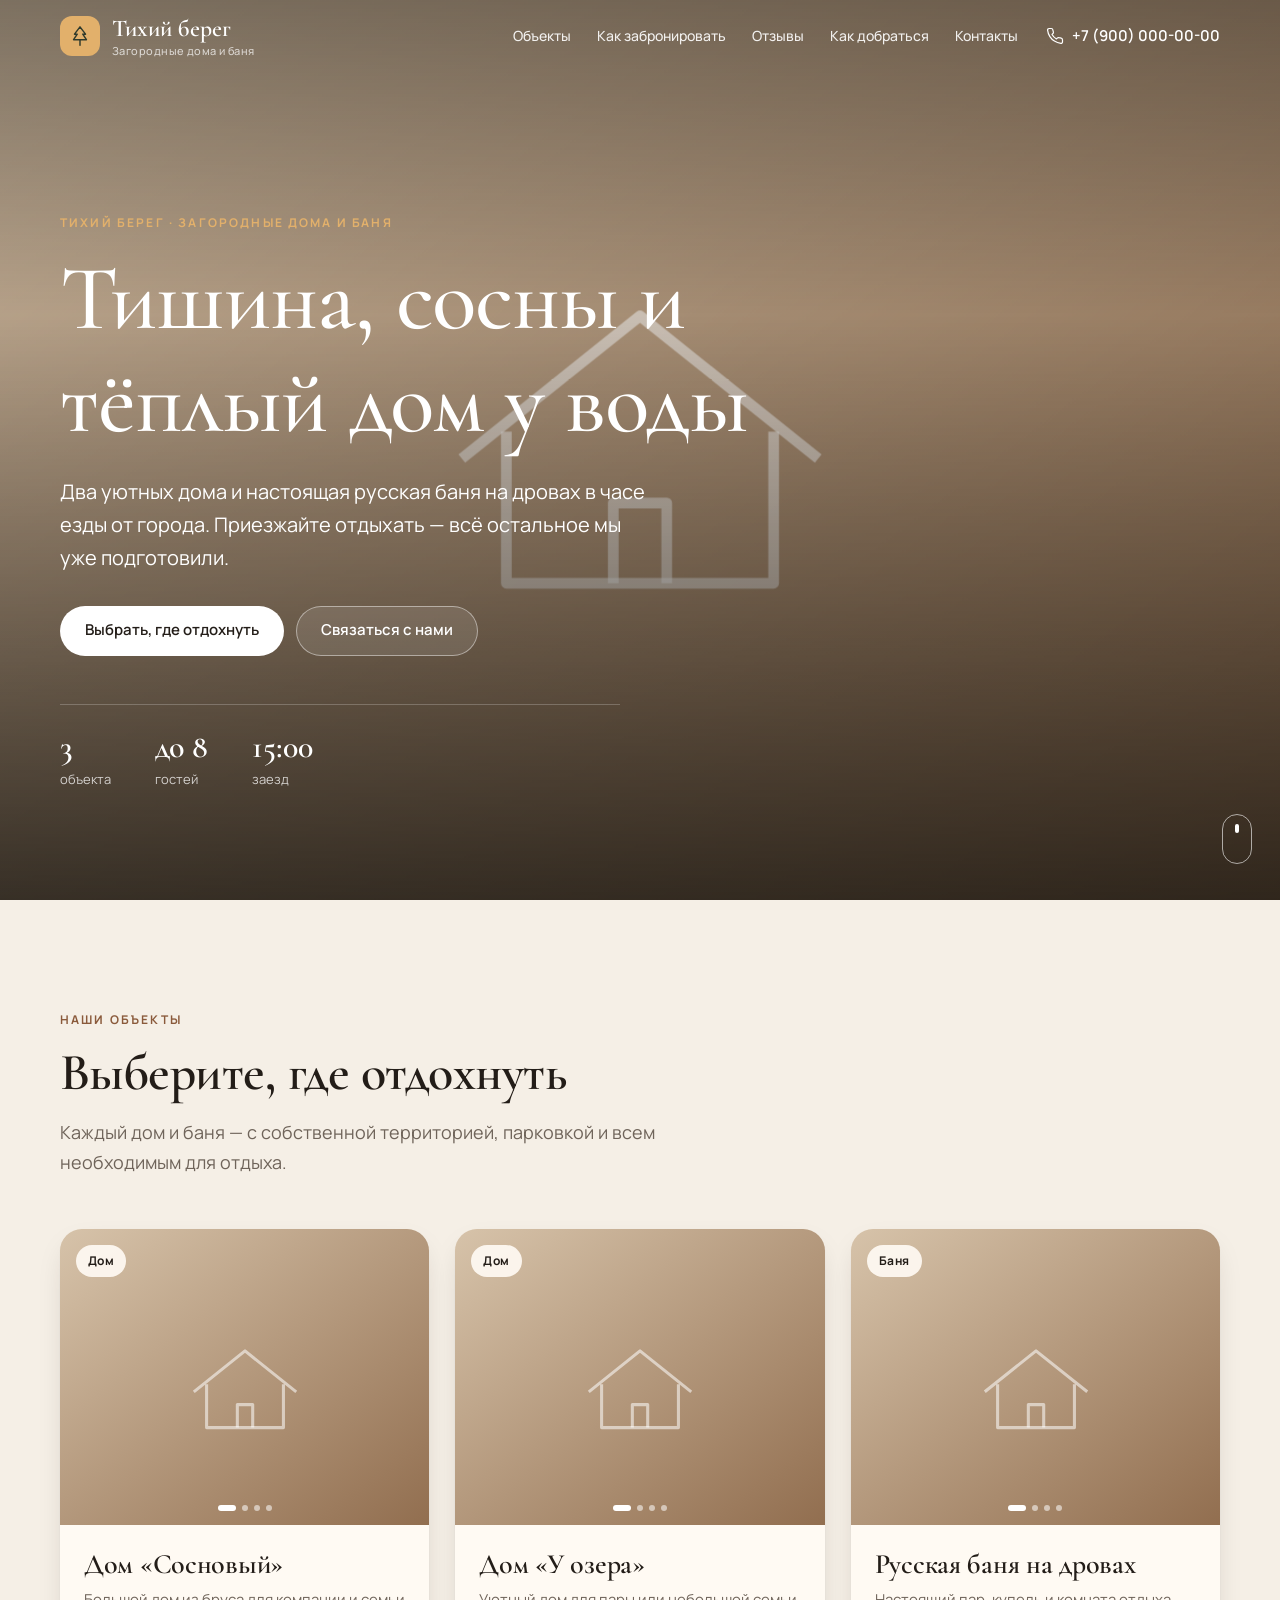
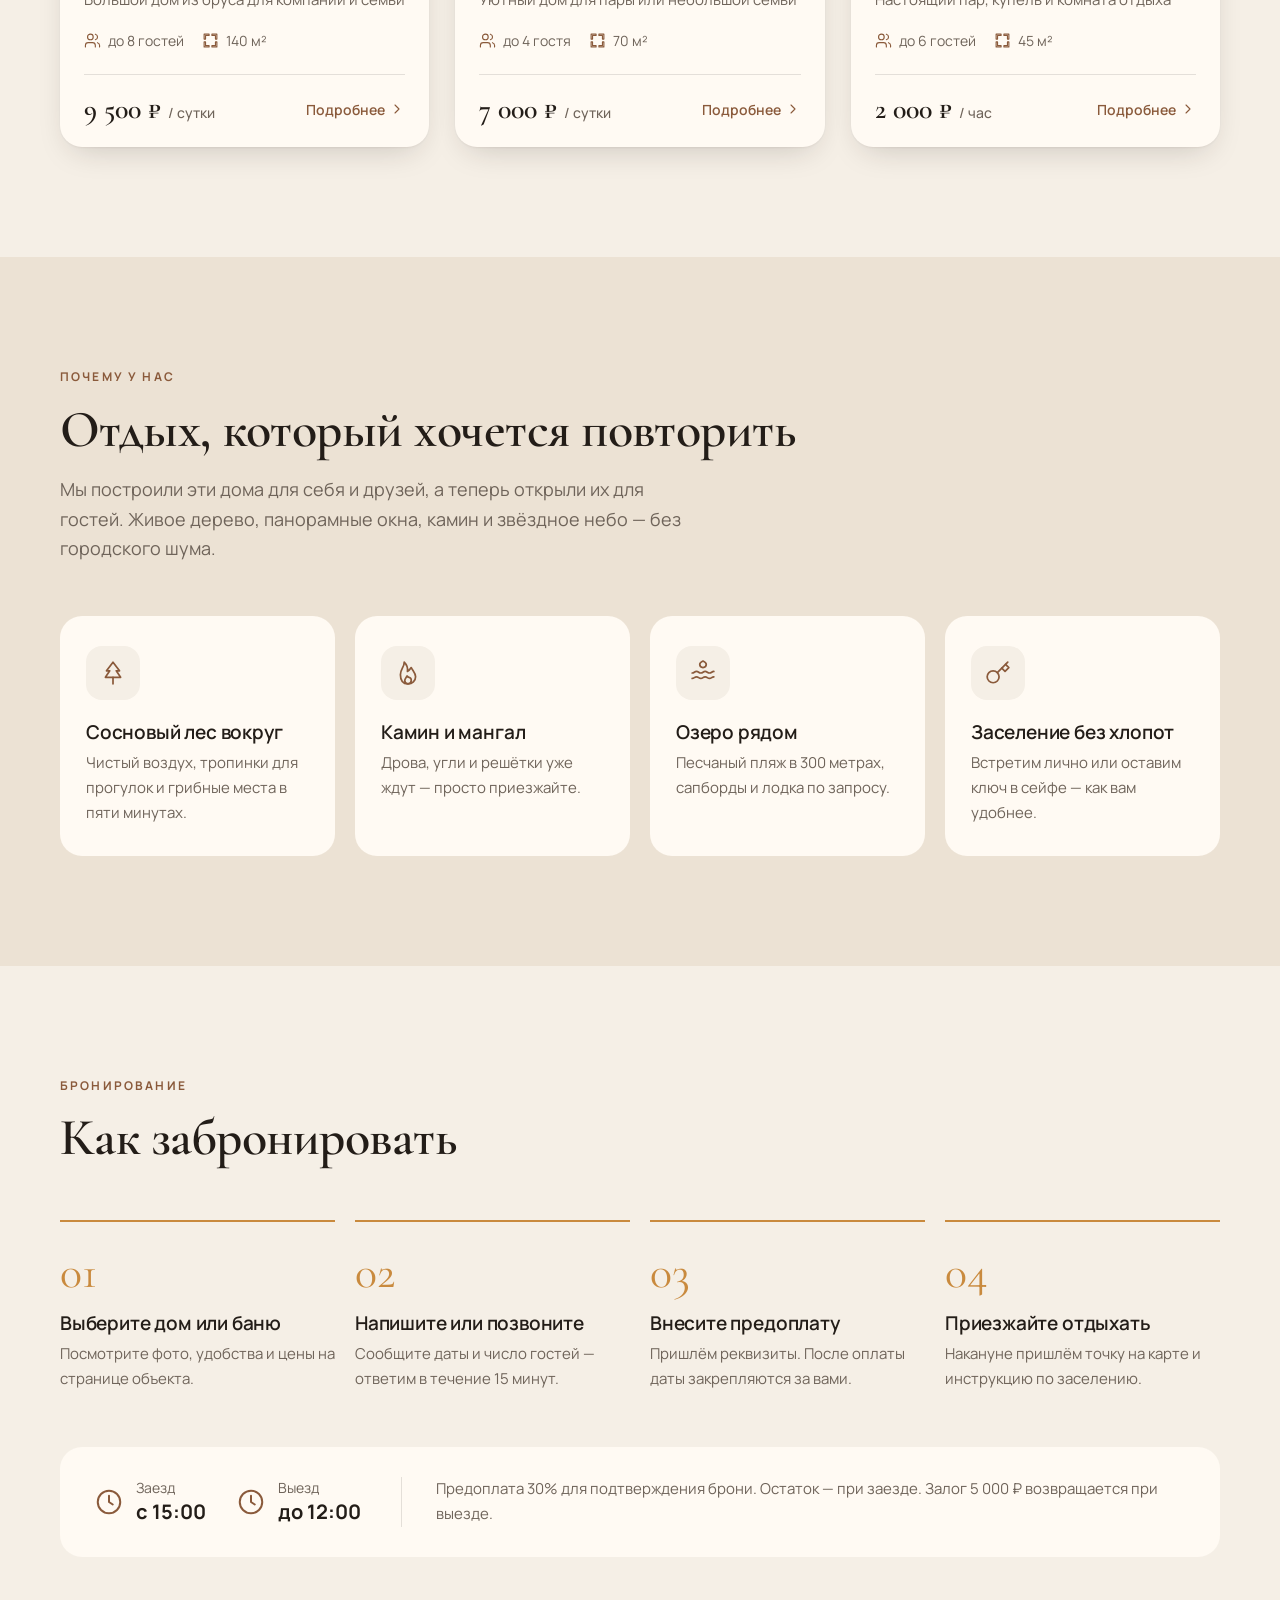
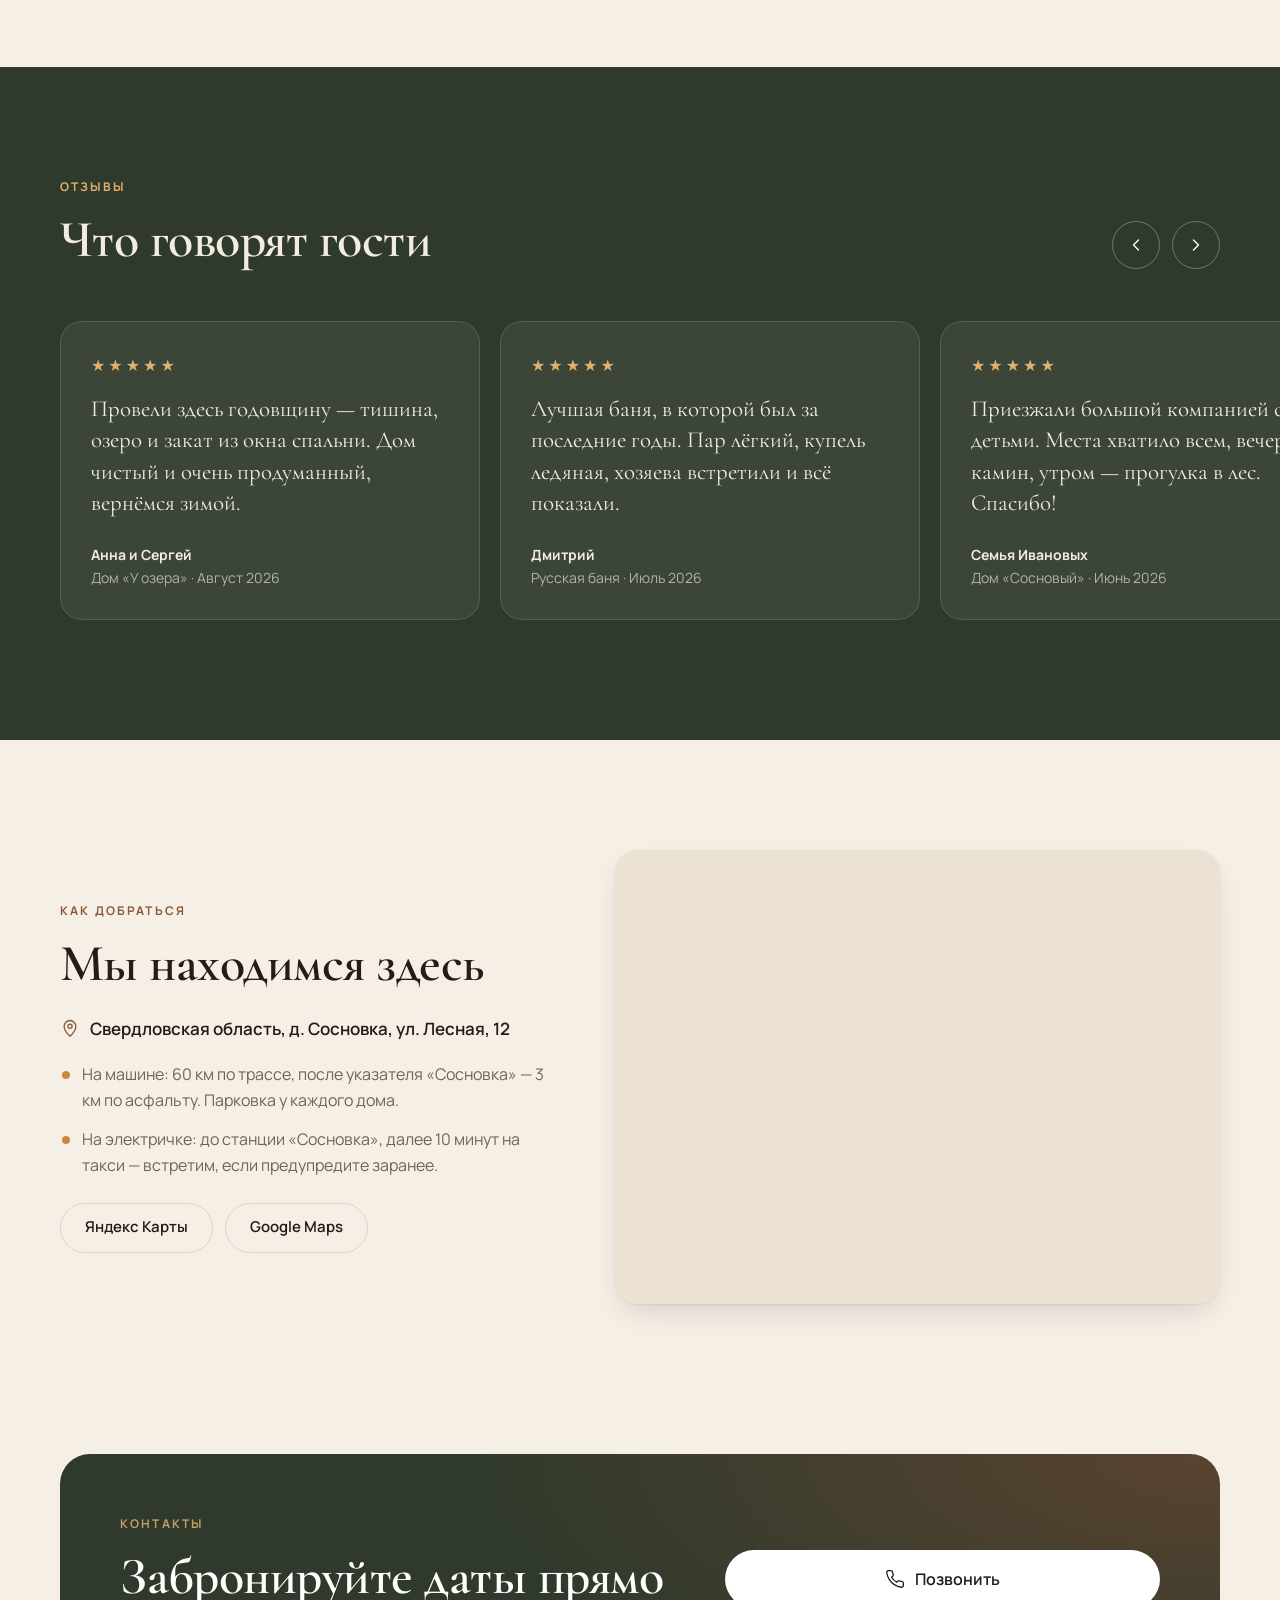
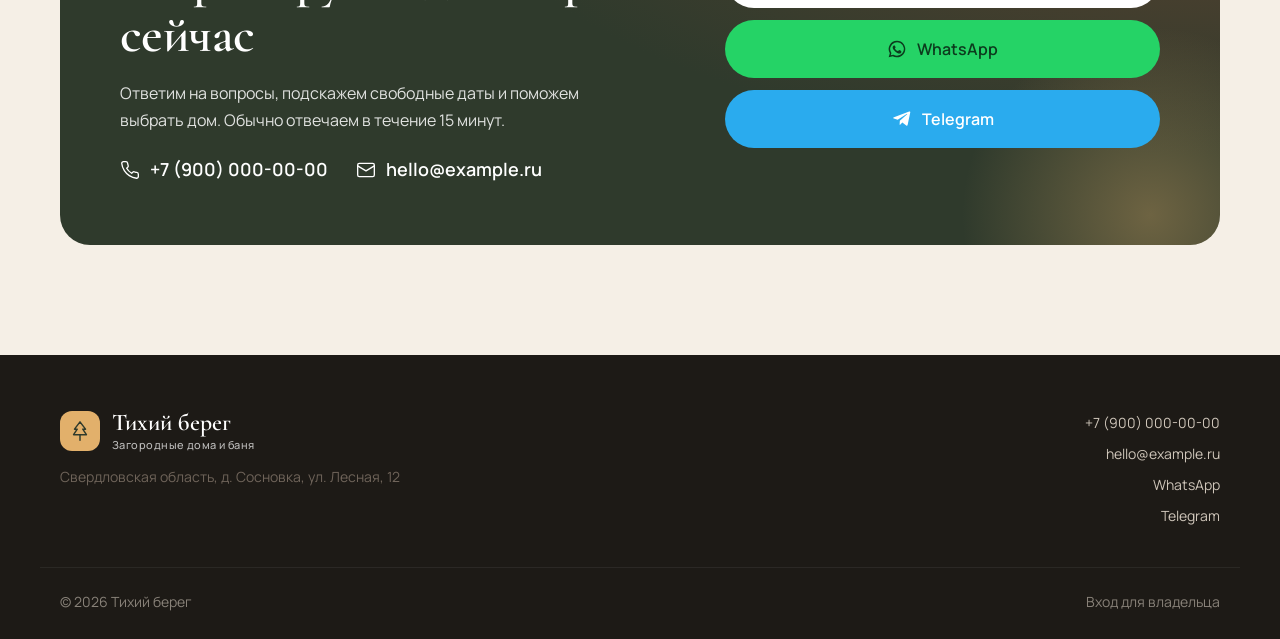
<file: index.html>
<!doctype html>
<html lang="ru">
<head>
  <meta charset="utf-8">
  <meta name="viewport" content="width=device-width, initial-scale=1, viewport-fit=cover">
  <!-- SEO: эти строки видят поисковики и мессенджеры. Поменяйте тексты под заказчика (см. ИНСТРУКЦИЯ.md, раздел 7) -->
  <title>Тихий берег — аренда загородных домов и бани</title>
  <meta name="description" content="Два уютных дома и русская баня на дровах в сосновом лесу у озера. Посуточная аренда, бронирование по телефону, WhatsApp и Telegram.">
  <meta name="theme-color" content="#2f3a2c">
  <meta property="og:type" content="website">
  <meta property="og:locale" content="ru_RU">
  <meta property="og:site_name" content="Тихий берег">
  <meta property="og:title" content="Тихий берег — аренда загородных домов и бани">
  <meta property="og:description" content="Два уютных дома и русская баня на дровах в сосновом лесу у озера.">
  <meta property="og:image" content="https://images.unsplash.com/photo-1449158743715-0a90ebb6d2d8?auto=format&fit=crop&w=1200&h=630&q=75">
  <meta property="og:image:width" content="1200">
  <meta property="og:image:height" content="630">
  <meta name="twitter:card" content="summary_large_image">
  <link rel="icon" href="./assets/img/favicon.svg" type="image/svg+xml">
  <link rel="apple-touch-icon" href="./assets/img/favicon.svg">
  <link rel="preconnect" href="https://fonts.googleapis.com">
  <link rel="preconnect" href="https://fonts.gstatic.com" crossorigin>
  <link rel="preconnect" href="https://images.unsplash.com">
  <link href="https://fonts.googleapis.com/css2?family=Cormorant+Garamond:wght@500;600&family=Manrope:wght@400;500;600;700&display=swap" rel="stylesheet">
  <link rel="stylesheet" href="./assets/css/style.css">
</head>
<body class="page-home">
  <a class="skip-link" href="#objects">Перейти к объектам</a>
  <header class="site-header" id="site-header"></header>

  <main>
    <section class="hero" id="hero" aria-label="Главный экран"></section>

    <section class="section" id="objects">
      <div class="container">
        <div class="section-head reveal">
          <p class="eyebrow">Наши объекты</p>
          <h2>Выберите, где отдохнуть</h2>
          <p class="lead">Каждый дом и баня — с собственной территорией, парковкой и всем необходимым для отдыха.</p>
        </div>
        <div id="objects-list"><div class="cards cards-skeleton"><div></div><div></div><div></div></div></div>
      </div>
    </section>

    <section class="section section-tint" id="about"></section>
    <section class="section" id="booking"></section>
    <section class="section section-dark" id="reviews"></section>
    <section class="section" id="location"></section>
    <section class="section section-pad-bottom" id="contacts"></section>
  </main>

  <footer class="site-footer" id="site-footer"></footer>

  <noscript><p class="noscript">Для работы сайта включите JavaScript в браузере.</p></noscript>
  <script type="module" src="./assets/js/home.js"></script>
</body>
</html>
</file>
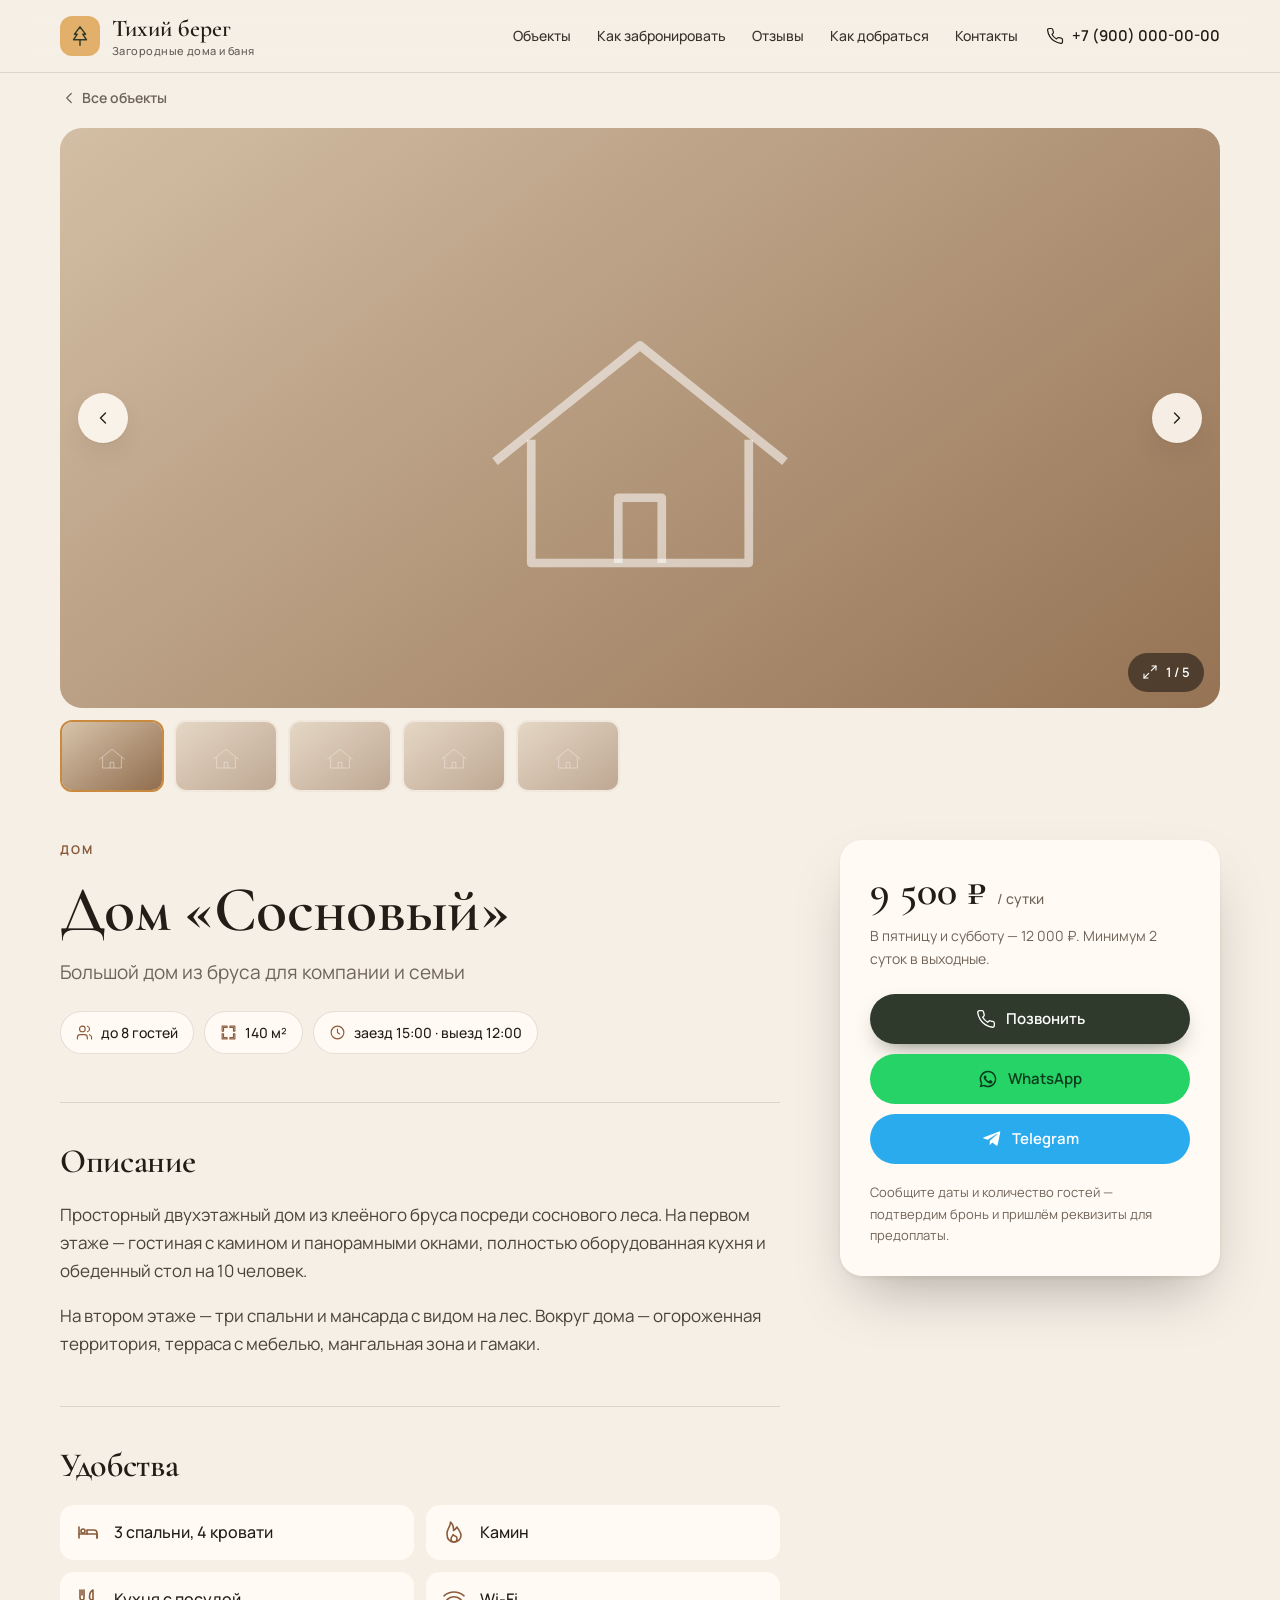
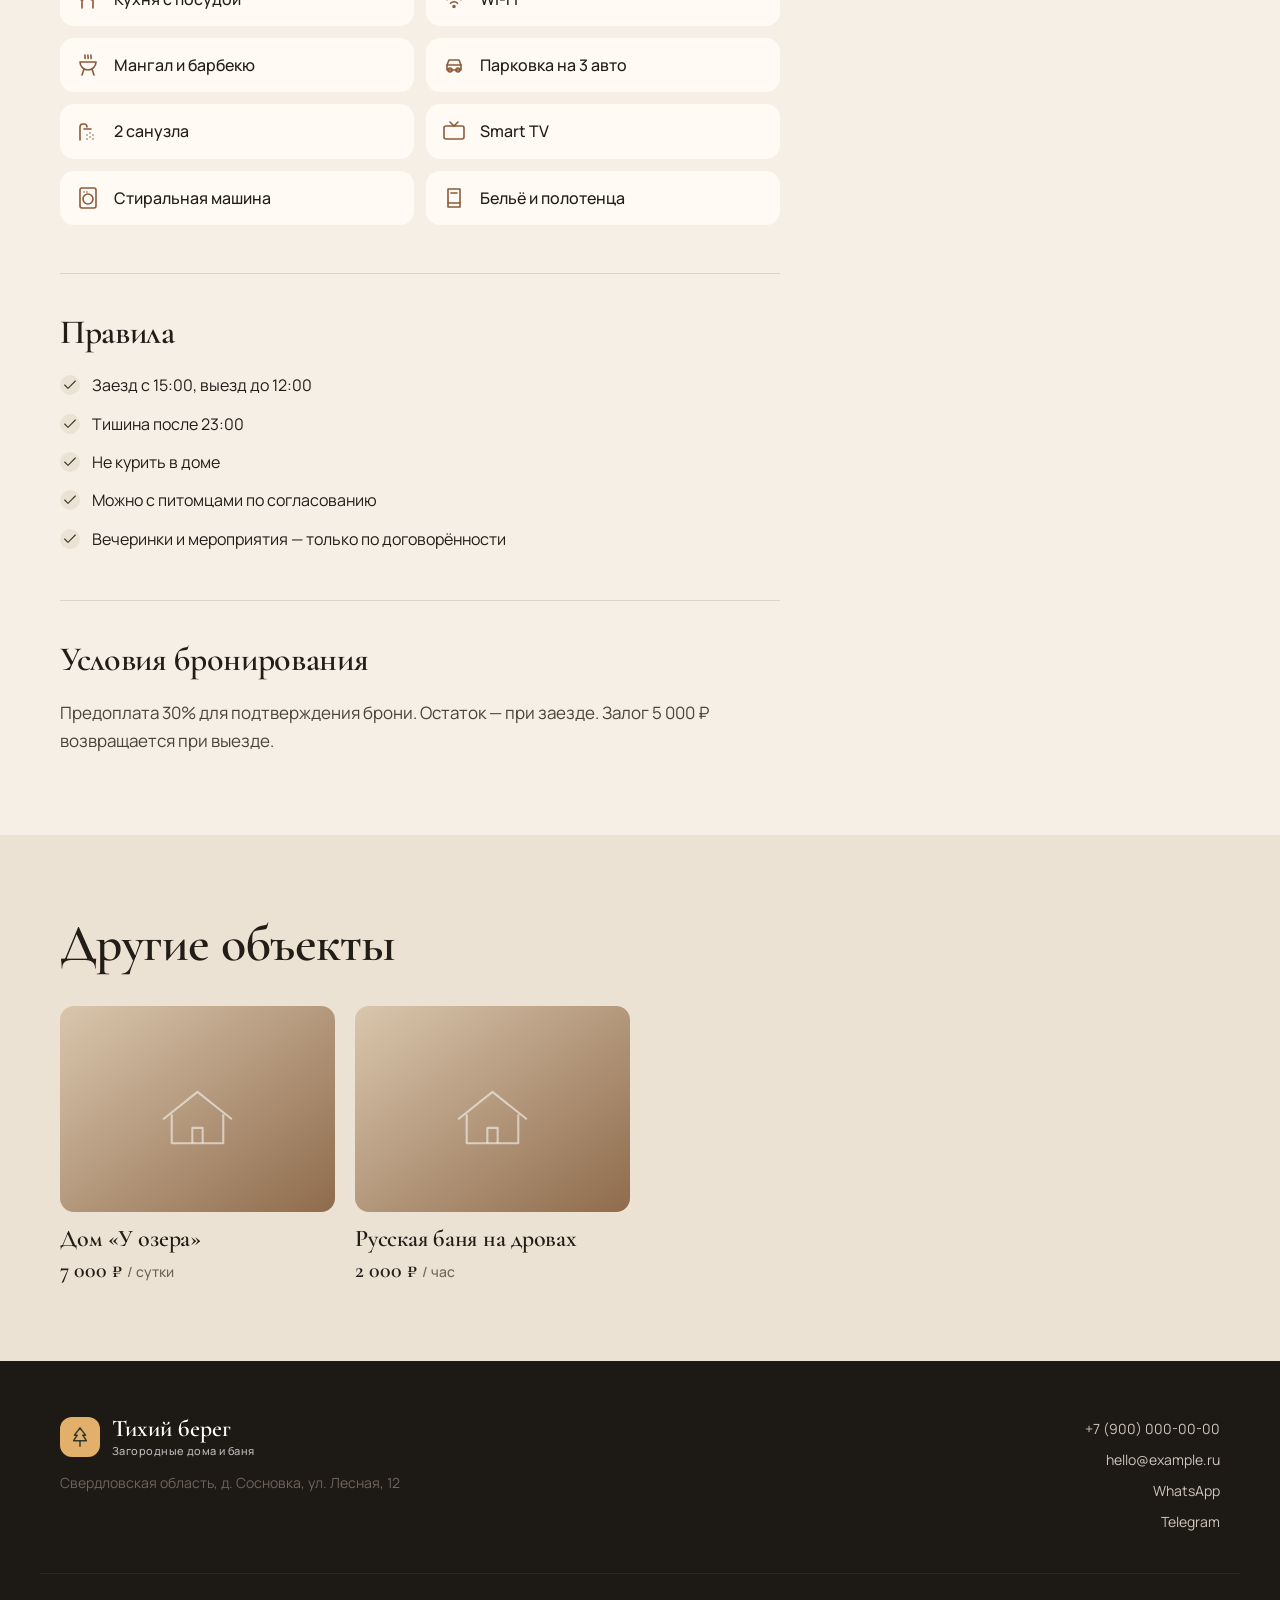
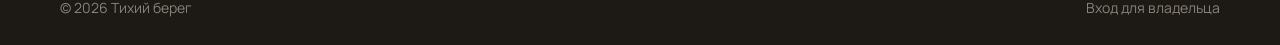
<file: object.html>
<!doctype html>
<html lang="ru">
<head>
  <meta charset="utf-8">
  <meta name="viewport" content="width=device-width, initial-scale=1, viewport-fit=cover">
  <title>Объект — Тихий берег</title>
  <meta name="description" content="Аренда загородного дома и бани: фото, цены, удобства и правила. Бронирование по телефону, WhatsApp и Telegram.">
  <meta name="theme-color" content="#2f3a2c">
  <meta property="og:type" content="website">
  <meta property="og:locale" content="ru_RU">
  <meta property="og:site_name" content="Тихий берег">
  <meta property="og:title" content="Тихий берег — аренда загородных домов и бани">
  <meta property="og:description" content="Фото, цены, удобства и правила. Бронирование в один клик.">
  <meta property="og:image" content="https://images.unsplash.com/photo-1449158743715-0a90ebb6d2d8?auto=format&fit=crop&w=1200&h=630&q=75">
  <meta name="twitter:card" content="summary_large_image">
  <link rel="icon" href="./assets/img/favicon.svg" type="image/svg+xml">
  <link rel="preconnect" href="https://fonts.googleapis.com">
  <link rel="preconnect" href="https://fonts.gstatic.com" crossorigin>
  <link href="https://fonts.googleapis.com/css2?family=Cormorant+Garamond:wght@500;600&family=Manrope:wght@400;500;600;700&display=swap" rel="stylesheet">
  <link rel="stylesheet" href="./assets/css/style.css">
</head>
<body class="page-object">
  <header class="site-header solid" id="site-header"></header>
  <main id="object-root" class="object-page">
    <div class="container"><div class="g-skeleton"></div></div>
  </main>
  <footer class="site-footer" id="site-footer"></footer>
  <noscript><p class="noscript">Для работы сайта включите JavaScript в браузере.</p></noscript>
  <script type="module" src="./assets/js/object.js"></script>
</body>
</html>
</file>
<file: assets/css/style.css>
/* =====================================================================
   Тихий берег — стили публичного сайта
   Цвета и шрифты меняются в блоке :root ниже
   ===================================================================== */
:root {
  --bg: #f5efe6;
  --bg-2: #ece2d4;
  --card: #fffaf3;
  --ink: #231d18;
  --muted: #6f645a;
  --wood: #8a5a3b;
  --moss: #2f3a2c;
  --moss-2: #3f4c3a;
  --amber: #c98a3e;
  --amber-light: #e2b06b;
  --line: rgba(35, 29, 24, .12);
  --shadow: 0 1px 2px rgba(35, 29, 24, .05), 0 12px 32px -12px rgba(35, 29, 24, .22);
  --shadow-lg: 0 2px 4px rgba(35, 29, 24, .06), 0 28px 60px -20px rgba(35, 29, 24, .35);
  --radius: 22px;
  --radius-sm: 14px;
  --serif: 'Cormorant Garamond', Georgia, 'Times New Roman', serif;
  --sans: 'Manrope', system-ui, -apple-system, 'Segoe UI', Roboto, sans-serif;
  --ease: cubic-bezier(.22, .61, .36, 1);
  --header-h: 72px;
}

*, *::before, *::after { box-sizing: border-box; }
html { scroll-behavior: smooth; scroll-padding-top: calc(var(--header-h) + 8px); -webkit-text-size-adjust: 100%; }
body {
  margin: 0; background: var(--bg); color: var(--ink);
  font: 400 16px/1.65 var(--sans);
  -webkit-font-smoothing: antialiased; overflow-x: hidden;
  opacity: 0; transition: opacity .5s var(--ease);
}
body.ready { opacity: 1; }
body.no-scroll, body.menu-open { overflow: hidden; }
img { max-width: 100%; display: block; }
a { color: inherit; text-decoration: none; }
button { font: inherit; color: inherit; cursor: pointer; }
h1, h2, h3 { margin: 0; font-weight: 600; line-height: 1.12; }
h1, h2 { font-family: var(--serif); letter-spacing: -.01em; }
h2 { font-size: clamp(32px, 5vw, 52px); }
h3 { font-size: 19px; letter-spacing: -.01em; }
p { margin: 0 0 1em; }
p:last-child { margin-bottom: 0; }

.container { width: 100%; max-width: 1200px; margin: 0 auto; padding: 0 20px; }
.muted { color: var(--muted); }
.center { text-align: center; }
.eyebrow { font-size: 12px; font-weight: 700; letter-spacing: .18em; text-transform: uppercase; color: var(--wood); margin-bottom: 14px; }
.lead { font-size: 18px; color: var(--muted); max-width: 640px; margin-top: 16px; }
.skip-link { position: absolute; left: -9999px; }
.skip-link:focus { left: 16px; top: 16px; z-index: 100; background: #fff; padding: 10px 16px; border-radius: 10px; }
:focus-visible { outline: 2px solid var(--amber); outline-offset: 3px; }
.noscript { padding: 40px; text-align: center; }

.ico { width: 20px; height: 20px; flex: none; }

/* ---------- Кнопки ---------- */
.btn {
  display: inline-flex; align-items: center; justify-content: center; gap: 10px;
  min-height: 50px; padding: 0 24px; border-radius: 999px; border: 1px solid transparent;
  font-weight: 600; font-size: 15px; white-space: nowrap;
  transition: transform .25s var(--ease), background-color .25s, box-shadow .25s, color .25s, border-color .25s;
}
.btn:hover { transform: translateY(-2px); }
.btn:active { transform: translateY(0); }
.btn-primary { background: var(--moss); color: #fff; box-shadow: 0 10px 24px -12px rgba(47, 58, 44, .8); }
.btn-primary:hover { background: var(--moss-2); }
.btn-wa { background: #25d366; color: #0c3b1d; }
.btn-tg { background: #2aabee; color: #fff; }
.btn-light { background: #fff; color: var(--ink); }
.btn-light:hover { background: var(--amber-light); }
.btn-ghost { background: rgba(255, 255, 255, .1); color: #fff; border-color: rgba(255, 255, 255, .45); backdrop-filter: blur(6px); }
.btn-ghost:hover { background: rgba(255, 255, 255, .2); }
.btn-outline { border-color: var(--line); background: transparent; }
.btn-outline:hover { border-color: var(--ink); }
.btn-lg { min-height: 58px; padding: 0 30px; font-size: 16px; }
.btn-block { width: 100%; }
.btn-row { display: flex; flex-wrap: wrap; gap: 12px; margin-top: 24px; }

.round-btn {
  width: 48px; height: 48px; border-radius: 50%; border: 1px solid rgba(255, 255, 255, .3);
  background: transparent; display: grid; place-items: center; color: #fff;
  transition: background .25s, transform .25s var(--ease);
}
.round-btn:hover { background: rgba(255, 255, 255, .12); transform: scale(1.06); }
.slider-arrows { display: flex; gap: 12px; flex: none; }

/* ---------- Шапка ---------- */
.site-header {
  position: fixed; inset: 0 0 auto; z-index: 50; height: var(--header-h);
  color: #fff; transition: background .35s, color .35s, box-shadow .35s, backdrop-filter .35s;
}
.site-header.scrolled, .site-header.solid {
  background: rgba(245, 239, 230, .88); color: var(--ink);
  backdrop-filter: saturate(1.4) blur(14px); -webkit-backdrop-filter: saturate(1.4) blur(14px);
  box-shadow: 0 1px 0 var(--line);
}
.header-inner { height: 100%; display: flex; align-items: center; gap: 28px; }
.logo { display: flex; align-items: center; gap: 12px; margin-right: auto; }
.logo-mark { width: 40px; height: 40px; border-radius: 12px; display: grid; place-items: center; background: var(--amber-light); color: var(--moss); }
.logo-mark .ico { width: 22px; height: 22px; }
.logo-text { font-family: var(--serif); font-size: 24px; font-weight: 600; line-height: 1; display: flex; flex-direction: column; }
.logo-text small { font-family: var(--sans); font-size: 11px; font-weight: 500; opacity: .7; margin-top: 4px; letter-spacing: .04em; }
.nav { display: flex; gap: 26px; font-size: 14px; font-weight: 500; }
.nav a { position: relative; padding: 6px 0; opacity: .9; }
.nav a::after { content: ''; position: absolute; left: 0; right: 0; bottom: 0; height: 1.5px; background: currentColor; transform: scaleX(0); transform-origin: left; transition: transform .3s var(--ease); }
.nav a:hover::after { transform: scaleX(1); }
.header-phone { display: flex; align-items: center; gap: 8px; font-weight: 600; font-size: 15px; }
.header-phone .ico { width: 18px; height: 18px; }
.burger { display: none; width: 44px; height: 44px; border: 0; background: transparent; position: relative; }
.burger span { position: absolute; left: 11px; right: 11px; height: 2px; background: currentColor; border-radius: 2px; transition: transform .3s var(--ease), top .3s var(--ease); }
.burger span:first-child { top: 17px; }
.burger span:last-child { top: 25px; }
.menu-open .burger span:first-child { top: 21px; transform: rotate(45deg); }
.menu-open .burger span:last-child { top: 21px; transform: rotate(-45deg); }

/* ---------- Первый экран ---------- */
.hero {
  position: relative; min-height: 100vh; min-height: 100svh; display: flex; align-items: flex-end;
  color: #fff; overflow: hidden; background: var(--moss);
}
.hero-bg { position: absolute; inset: -10% 0 0; will-change: transform; transform: scale(1.08); }
.hero-bg img { width: 100%; height: 100%; object-fit: cover; animation: heroZoom 2.2s var(--ease) both; }
.hero-shade { position: absolute; inset: 0; background: linear-gradient(180deg, rgba(20, 18, 14, .45) 0%, rgba(20, 18, 14, .1) 35%, rgba(20, 18, 14, .78) 100%); }
.hero-content { position: relative; padding-top: 140px; padding-bottom: 110px; }
.hero h1 { font-size: clamp(42px, 8vw, 92px); max-width: 900px; font-weight: 500; }
.hero .eyebrow { color: var(--amber-light); }
.hero-sub { font-size: clamp(16px, 2vw, 20px); max-width: 600px; margin: 22px 0 32px; opacity: .92; }
.hero-actions { display: flex; flex-wrap: wrap; gap: 12px; }
.hero-facts { list-style: none; margin: 48px 0 0; padding: 26px 0 0; display: flex; gap: 44px; border-top: 1px solid rgba(255, 255, 255, .22); max-width: 560px; }
.hero-facts li { display: flex; flex-direction: column; }
.hero-facts b { font-family: var(--serif); font-size: 32px; font-weight: 600; line-height: 1; }
.hero-facts span { font-size: 13px; opacity: .75; margin-top: 6px; }
.hero-anim { animation: fadeUp .9s var(--ease) both; animation-delay: var(--d, 0s); }
.scroll-cue { position: absolute; right: 28px; bottom: 36px; width: 30px; height: 50px; border: 1.5px solid rgba(255, 255, 255, .6); border-radius: 20px; }
.scroll-cue span { position: absolute; left: 50%; top: 9px; width: 4px; height: 9px; margin-left: -2px; background: #fff; border-radius: 2px; animation: cue 1.8s ease-in-out infinite; }

@keyframes heroZoom { from { transform: scale(1.12); opacity: 0; } to { transform: scale(1); opacity: 1; } }
@keyframes fadeUp { from { opacity: 0; transform: translateY(26px); } to { opacity: 1; transform: none; } }
@keyframes cue { 0% { transform: translateY(0); opacity: 1; } 70% { transform: translateY(16px); opacity: 0; } 100% { opacity: 0; } }

/* ---------- Секции ---------- */
.section { padding: 110px 0; position: relative; }
.section-tint { background: var(--bg-2); }
.section-dark { background: var(--moss); color: #f3ece1; }
.section-dark .eyebrow { color: var(--amber-light); }
.section-pad-bottom { padding-top: 40px; }
.section-head { margin-bottom: 52px; }
.section-head-row { display: flex; align-items: flex-end; justify-content: space-between; gap: 20px; }

/* Появление при прокрутке */
.reveal { opacity: 0; transform: translateY(34px); transition: opacity .9s var(--ease), transform .9s var(--ease); transition-delay: var(--d, 0s); }
.reveal.is-visible { opacity: 1; transform: none; }

/* ---------- Карточки объектов ---------- */
.cards { display: grid; grid-template-columns: repeat(3, 1fr); gap: 26px; }
.cards-skeleton div { height: 460px; border-radius: var(--radius); background: linear-gradient(100deg, var(--bg-2) 30%, #f8f3ec 50%, var(--bg-2) 70%); background-size: 300% 100%; animation: shimmer 1.4s linear infinite; }
@keyframes shimmer { from { background-position: 100% 0; } to { background-position: 0 0; } }
.card {
  display: flex; flex-direction: column; background: var(--card); border-radius: var(--radius); overflow: hidden;
  box-shadow: var(--shadow); transition: transform .5s var(--ease), box-shadow .5s var(--ease), opacity .9s var(--ease);
}
.card:hover { transform: translateY(-8px); box-shadow: var(--shadow-lg); }
.card-media { position: relative; aspect-ratio: 4 / 3.2; overflow: hidden; background: var(--bg-2); }
.card-media img { position: absolute; inset: 0; width: 100%; height: 100%; object-fit: cover; opacity: 0; transform: scale(1.04); transition: opacity .8s var(--ease), transform 1.2s var(--ease); }
.card-media img.active { opacity: 1; }
.card:hover .card-media img.active { transform: scale(1.1); }
.badge { position: absolute; top: 16px; left: 16px; background: rgba(255, 250, 243, .92); color: var(--ink); font-size: 12px; font-weight: 700; padding: 6px 12px; border-radius: 999px; letter-spacing: .04em; }
.dots { position: absolute; left: 0; right: 0; bottom: 14px; display: flex; justify-content: center; gap: 6px; }
.dots i { width: 6px; height: 6px; border-radius: 3px; background: rgba(255, 255, 255, .55); transition: width .35s var(--ease), background .35s; }
.dots i.on { width: 18px; background: #fff; }
.card-body { padding: 24px; display: flex; flex-direction: column; flex: 1; }
.card-body h3 { font-family: var(--serif); font-size: 28px; font-weight: 600; }
.card-body > p { margin: 8px 0 16px; font-size: 15px; }
.card-meta { display: flex; flex-wrap: wrap; gap: 8px 18px; font-size: 14px; color: var(--muted); }
.card-meta span { display: flex; align-items: center; gap: 7px; }
.card-meta .ico { width: 17px; height: 17px; color: var(--wood); }
.card-foot { margin-top: auto; padding-top: 20px; display: flex; align-items: center; justify-content: space-between; border-top: 1px solid var(--line); margin-top: 22px; }
.price { font-family: var(--serif); font-size: 28px; font-weight: 600; line-height: 1; }
.price span { font-family: var(--sans); font-size: 14px; font-weight: 500; color: var(--muted); }
.card-more { display: flex; align-items: center; gap: 4px; font-weight: 600; font-size: 14px; color: var(--wood); }
.card-more .ico { width: 16px; height: 16px; transition: transform .3s var(--ease); }
.card:hover .card-more .ico { transform: translateX(4px); }

/* ---------- Преимущества ---------- */
.adv-grid { display: grid; grid-template-columns: repeat(4, 1fr); gap: 20px; }
.adv { background: var(--card); padding: 30px 26px; border-radius: var(--radius); transition: transform .4s var(--ease), box-shadow .4s, opacity .9s var(--ease); }
.adv:hover { transform: translateY(-4px); box-shadow: var(--shadow); }
.adv-ico { width: 54px; height: 54px; border-radius: 16px; display: grid; place-items: center; background: var(--bg); color: var(--wood); margin-bottom: 22px; }
.adv-ico .ico { width: 26px; height: 26px; }
.adv h3 { margin-bottom: 8px; }
.adv p { font-size: 15px; }

/* ---------- Как забронировать ---------- */
.steps { list-style: none; margin: 0; padding: 0; display: grid; grid-template-columns: repeat(4, 1fr); gap: 20px; counter-reset: s; }
.step { position: relative; padding: 28px 0 0; border-top: 1px solid var(--line); }
.step::before { content: ''; position: absolute; top: -1px; left: 0; width: 0; height: 2px; background: var(--amber); transition: width 1.2s var(--ease) .3s; }
.step.is-visible::before { width: 100%; }
.step-num { font-family: var(--serif); font-size: 46px; color: var(--amber); line-height: 1; display: block; margin-bottom: 18px; }
.step h3 { margin-bottom: 8px; }
.step p { font-size: 15px; }
.terms { margin-top: 56px; display: grid; grid-template-columns: auto 1fr; gap: 40px; align-items: center; background: var(--card); border-radius: var(--radius); padding: 30px 34px; }
.terms-times { display: flex; gap: 30px; }
.terms-times > div { display: flex; align-items: center; gap: 12px; font-size: 14px; color: var(--muted); line-height: 1.35; }
.terms-times b { color: var(--ink); font-size: 20px; }
.terms-times .ico { width: 30px; height: 30px; color: var(--wood); }
.terms-text { font-size: 15px; color: var(--muted); border-left: 1px solid var(--line); padding-left: 34px; }

/* ---------- Отзывы ---------- */
.reviews-track {
  display: flex; gap: 20px; overflow-x: auto; scroll-snap-type: x mandatory; scrollbar-width: none;
  padding: 0 max(20px, calc((100vw - 1160px) / 2)) 10px; scroll-padding: 0 max(20px, calc((100vw - 1160px) / 2));
}
.reviews-track::-webkit-scrollbar { display: none; }
.review { flex: 0 0 min(420px, 84vw); scroll-snap-align: start; margin: 0; background: rgba(255, 255, 255, .06); border: 1px solid rgba(255, 255, 255, .12); border-radius: var(--radius); padding: 30px; display: flex; flex-direction: column; transition: background .3s; }
.review:hover { background: rgba(255, 255, 255, .1); }
.stars { color: var(--amber-light); letter-spacing: 3px; font-size: 16px; }
.stars i { font-style: normal; opacity: .25; }
.review blockquote { margin: 16px 0 24px; font-family: var(--serif); font-size: 23px; line-height: 1.35; flex: 1; }
.review figcaption { display: flex; flex-direction: column; font-size: 14px; }
.review figcaption span { opacity: .65; }

/* ---------- Карта ---------- */
.location-grid { display: grid; grid-template-columns: 1fr 1.2fr; gap: 50px; align-items: center; }
.address { display: flex; gap: 10px; font-weight: 600; font-size: 17px; margin: 22px 0 18px; }
.address .ico { color: var(--wood); margin-top: 3px; }
.directions { margin: 0; padding: 0; list-style: none; display: grid; gap: 12px; }
.directions li { position: relative; padding-left: 22px; color: var(--muted); }
.directions li::before { content: ''; position: absolute; left: 2px; top: 10px; width: 8px; height: 8px; border-radius: 50%; background: var(--amber); }
.map { aspect-ratio: 4 / 3; border-radius: var(--radius); overflow: hidden; background: var(--bg-2); box-shadow: var(--shadow); display: grid; place-items: center; }
.map iframe { width: 100%; height: 100%; border: 0; }
.map-load { border: 0; background: transparent; display: flex; flex-direction: column; align-items: center; gap: 10px; font-weight: 600; color: var(--wood); }
.map-load .ico { width: 36px; height: 36px; }

/* ---------- Контакты ---------- */
.cta {
  position: relative; overflow: hidden; border-radius: 30px; padding: 60px; color: #fff;
  background: radial-gradient(120% 140% at 100% 0%, #5a4330 0%, var(--moss) 55%);
  display: grid; grid-template-columns: 1.3fr 1fr; gap: 40px; align-items: center;
}
.cta::after { content: ''; position: absolute; width: 380px; height: 380px; right: -120px; bottom: -160px; border-radius: 50%; background: radial-gradient(circle, rgba(226, 176, 107, .35), transparent 70%); pointer-events: none; }
.cta .eyebrow { color: var(--amber-light); }
.cta h2 { margin-bottom: 16px; }
.cta p { opacity: .85; max-width: 480px; }
.cta-lines { display: flex; flex-wrap: wrap; gap: 10px 28px; margin-top: 22px; font-weight: 600; font-size: 18px; }
.cta-lines a { display: flex; align-items: center; gap: 10px; }
.cta .btn-primary { background: #fff; color: var(--ink); box-shadow: none; }
.cta .btn-primary:hover { background: var(--amber-light); }
.cta-buttons { display: grid; gap: 12px; position: relative; z-index: 1; }

/* ---------- Подвал ---------- */
.site-footer { background: #1d1a16; color: #cfc6ba; padding: 56px 0 26px; font-size: 14px; }
.footer-inner { display: flex; justify-content: space-between; gap: 30px; flex-wrap: wrap; }
.logo-footer { color: #fff; margin-bottom: 14px; }
.footer-links { display: flex; flex-direction: column; gap: 8px; text-align: right; }
.footer-links a:hover { color: #fff; }
.footer-bottom { display: flex; justify-content: space-between; margin-top: 40px; padding-top: 22px; border-top: 1px solid rgba(255, 255, 255, .1); opacity: .6; }
.footer-admin:hover { text-decoration: underline; }

/* ---------- Страница объекта ---------- */
.object-page { padding-top: calc(var(--header-h) + 14px); }
.obj-top { padding-bottom: 14px; }
.back-link { display: inline-flex; align-items: center; gap: 4px; font-size: 14px; font-weight: 600; color: var(--muted); transition: color .2s, gap .3s var(--ease); }
.back-link:hover { color: var(--ink); gap: 8px; }
.back-link .ico { width: 18px; height: 18px; }
.g-skeleton { aspect-ratio: 16 / 8; border-radius: var(--radius); background: var(--bg-2); animation: shimmer 1.4s linear infinite; background-image: linear-gradient(100deg, var(--bg-2) 30%, #f8f3ec 50%, var(--bg-2) 70%); background-size: 300% 100%; }

.gallery { animation: fadeUp .8s var(--ease) both; }
.g-stage { position: relative; border-radius: var(--radius); overflow: hidden; aspect-ratio: 16 / 8; background: var(--bg-2); }
.g-track { display: flex; height: 100%; transition: transform .7s var(--ease); cursor: zoom-in; }
.g-slide { flex: 0 0 100%; height: 100%; }
.g-slide img { width: 100%; height: 100%; object-fit: cover; }
.g-btn { position: absolute; top: 50%; width: 50px; height: 50px; margin-top: -25px; border-radius: 50%; border: 0; background: rgba(255, 250, 243, .9); display: grid; place-items: center; box-shadow: var(--shadow); transition: transform .25s var(--ease), background .25s; }
.g-btn:hover { transform: scale(1.08); background: #fff; }
.g-prev { left: 18px; }
.g-next { right: 18px; }
.g-full { position: absolute; right: 16px; bottom: 16px; display: flex; align-items: center; gap: 8px; border: 0; padding: 9px 14px; border-radius: 999px; background: rgba(20, 18, 14, .55); color: #fff; font-size: 13px; font-weight: 600; backdrop-filter: blur(6px); }
.g-full .ico { width: 16px; height: 16px; }
.g-thumbs { display: flex; gap: 10px; margin-top: 12px; overflow-x: auto; scrollbar-width: none; padding-bottom: 4px; }
.g-thumbs::-webkit-scrollbar { display: none; }
.g-thumb { flex: 0 0 104px; height: 72px; padding: 0; border: 2px solid transparent; border-radius: 12px; overflow: hidden; opacity: .55; transition: opacity .3s, border-color .3s; background: var(--bg-2); }
.g-thumb img { width: 100%; height: 100%; object-fit: cover; }
.g-thumb.on, .g-thumb:hover { opacity: 1; }
.g-thumb.on { border-color: var(--amber); }

.obj-layout { display: grid; grid-template-columns: 1fr 380px; gap: 60px; padding-top: 44px; padding-bottom: 80px; align-items: start; }
.obj-main h1 { font-size: clamp(38px, 6vw, 64px); }
.obj-sub { font-size: 19px; color: var(--muted); margin: 12px 0 22px; }
.chips { display: flex; flex-wrap: wrap; gap: 10px; }
.chip { display: inline-flex; align-items: center; gap: 8px; padding: 9px 15px; border-radius: 999px; background: var(--card); border: 1px solid var(--line); font-size: 14px; font-weight: 500; }
.chip .ico { width: 17px; height: 17px; color: var(--wood); }
.obj-block { margin-top: 48px; padding-top: 40px; border-top: 1px solid var(--line); }
.obj-block h2 { font-size: 34px; margin-bottom: 20px; }
.prose { font-size: 17px; color: #4b4239; }
.amenities { list-style: none; padding: 0; margin: 0; display: grid; grid-template-columns: repeat(2, 1fr); gap: 12px; }
.amenities li { display: flex; align-items: center; gap: 14px; padding: 14px 16px; background: var(--card); border-radius: var(--radius-sm); font-weight: 500; transition: transform .3s var(--ease); }
.amenities li:hover { transform: translateX(4px); }
.amenities .ico { width: 24px; height: 24px; color: var(--wood); }
.rules { list-style: none; padding: 0; margin: 0; display: grid; gap: 12px; }
.rules li { display: flex; gap: 12px; align-items: flex-start; }
.rules .ico { width: 20px; height: 20px; color: var(--moss); margin-top: 3px; padding: 2px; border-radius: 50%; background: var(--bg-2); }

.obj-aside { position: sticky; top: calc(var(--header-h) + 20px); }
.book-card { background: var(--card); border-radius: var(--radius); padding: 30px; box-shadow: var(--shadow-lg); }
.price-lg { font-size: 42px; }
.price-note { font-size: 14px; color: var(--muted); margin: 12px 0 0; }
.book-buttons { display: grid; gap: 10px; margin: 24px 0 18px; }
.book-hint { font-size: 13px; color: var(--muted); }

.others { background: var(--bg-2); padding: 80px 0; }
.others h2 { margin-bottom: 32px; }
.others-grid { display: grid; grid-template-columns: repeat(auto-fill, minmax(260px, 1fr)); gap: 20px; }
.mini-card { display: flex; flex-direction: column; gap: 14px; transition: transform .4s var(--ease), opacity .9s var(--ease); }
.mini-card:hover { transform: translateY(-5px); }
.mini-media { aspect-ratio: 4 / 3; border-radius: var(--radius-sm); overflow: hidden; }
.mini-media img { width: 100%; height: 100%; object-fit: cover; transition: transform 1s var(--ease); }
.mini-card:hover .mini-media img { transform: scale(1.06); }
.mini-card h3 { font-family: var(--serif); font-size: 24px; margin-bottom: 6px; }
.mini-card .price { font-size: 22px; }

.mobile-bar { display: none; }
.empty-state { min-height: 60vh; display: flex; flex-direction: column; align-items: flex-start; justify-content: center; gap: 16px; }

/* ---------- Полноэкранный просмотр ---------- */
.lightbox { position: fixed; inset: 0; z-index: 100; background: rgba(14, 12, 10, .96); animation: lbIn .3s var(--ease); touch-action: pan-y; }
.lightbox.lb-out { animation: lbOut .25s var(--ease) forwards; }
.lb-stage { position: absolute; inset: 64px 0 24px; display: grid; place-items: center; padding: 0 16px; }
.lb-stage img { max-width: 100%; max-height: 100%; object-fit: contain; border-radius: 6px; }
.lb-stage img.lb-in { animation: lbImg .45s var(--ease); }
.lb-top { position: absolute; inset: 0 0 auto; height: 64px; display: flex; align-items: center; justify-content: space-between; padding: 0 16px 0 24px; color: #fff; font-size: 14px; z-index: 2; }
.lb-btn { width: 50px; height: 50px; border-radius: 50%; border: 0; background: rgba(255, 255, 255, .1); color: #fff; display: grid; place-items: center; transition: background .25s; z-index: 2; }
.lb-btn:hover { background: rgba(255, 255, 255, .22); }
.lb-prev, .lb-next { position: absolute; top: 50%; margin-top: -25px; }
.lb-prev { left: 16px; }
.lb-next { right: 16px; }
.lightbox.single .lb-prev, .lightbox.single .lb-next { display: none; }
@keyframes lbIn { from { opacity: 0; } }
@keyframes lbOut { to { opacity: 0; } }
@keyframes lbImg { from { opacity: 0; transform: scale(.97); } }

/* ---------- Адаптивность ---------- */
@media (max-width: 1080px) {
  .nav { gap: 18px; }
  .header-phone span { display: none; }
  .adv-grid, .steps { grid-template-columns: repeat(2, 1fr); }
  .cards { grid-template-columns: repeat(2, 1fr); }
  .obj-layout { grid-template-columns: 1fr 330px; gap: 40px; }
}

@media (max-width: 860px) {
  :root { --header-h: 64px; }
  .burger { display: block; }
  .header-phone { margin-left: auto; width: 44px; height: 44px; justify-content: center; border-radius: 50%; background: rgba(255, 255, 255, .14); }
  .site-header.scrolled .header-phone, .site-header.solid .header-phone { background: var(--bg-2); }
  .logo { margin-right: 0; }
  .header-inner { gap: 8px; }
  .nav {
    position: fixed; inset: var(--header-h) 0 0; background: var(--bg); color: var(--ink);
    flex-direction: column; gap: 0; padding: 20px 20px 40px; font-family: var(--serif); font-size: 30px;
    opacity: 0; visibility: hidden; transform: translateY(-10px); transition: opacity .3s, transform .3s var(--ease), visibility .3s;
  }
  .nav a { padding: 14px 0; border-bottom: 1px solid var(--line); }
  .nav a::after { display: none; }
  .menu-open .nav { opacity: 1; visibility: visible; transform: none; }
  .menu-open .site-header { background: var(--bg); color: var(--ink); }

  .section { padding: 76px 0; }
  .section-head { margin-bottom: 36px; }
  .cards { grid-template-columns: 1fr; }
  .location-grid { grid-template-columns: 1fr; gap: 32px; }
  .terms { grid-template-columns: 1fr; gap: 22px; padding: 26px; }
  .terms-text { border-left: 0; padding-left: 0; border-top: 1px solid var(--line); padding-top: 20px; }
  .cta { grid-template-columns: 1fr; padding: 40px 26px; border-radius: 24px; }
  .slider-arrows { display: none; }

  .obj-layout { grid-template-columns: 1fr; gap: 0; padding-top: 28px; padding-bottom: 110px; }
  .obj-aside { position: static; margin-top: 40px; }
  .g-stage { aspect-ratio: 4 / 3; border-radius: var(--radius-sm); }
  .g-btn { display: none; }
  .g-thumb { flex-basis: 76px; height: 56px; }
  .mobile-bar {
    display: flex; position: fixed; z-index: 40; left: 12px; right: 12px; bottom: max(12px, env(safe-area-inset-bottom));
    align-items: center; justify-content: space-between; gap: 12px; padding: 10px 10px 10px 20px;
    background: rgba(255, 250, 243, .94); backdrop-filter: blur(12px); border-radius: 999px; box-shadow: var(--shadow-lg);
  }
  .mobile-bar .price { font-size: 24px; }
  .mobile-bar .btn { min-height: 46px; }
}

@media (max-width: 560px) {
  body { font-size: 15px; }
  .container { padding: 0 16px; }
  .hero-content { padding-bottom: 90px; }
  .hero-actions .btn { flex: 1 1 100%; }
  .hero-facts { gap: 26px; }
  .hero-facts b { font-size: 26px; }
  .scroll-cue { display: none; }
  .adv-grid, .steps { grid-template-columns: 1fr; }
  .amenities { grid-template-columns: 1fr; }
  .logo-text small { display: none; }
  .terms-times { flex-direction: column; gap: 16px; }
  .footer-links { text-align: left; }
  .footer-bottom { flex-direction: column; gap: 8px; }
  .price-lg { font-size: 36px; }
}

/* ---------- Для тех, кто отключил анимации в системе ---------- */
@media (prefers-reduced-motion: reduce) {
  *, *::before, *::after { animation-duration: .001ms !important; animation-iteration-count: 1 !important; transition-duration: .001ms !important; scroll-behavior: auto !important; }
  html { scroll-behavior: auto; }
  .reveal { opacity: 1; transform: none; }
  .hero-bg { transform: none !important; }
}
</file>
